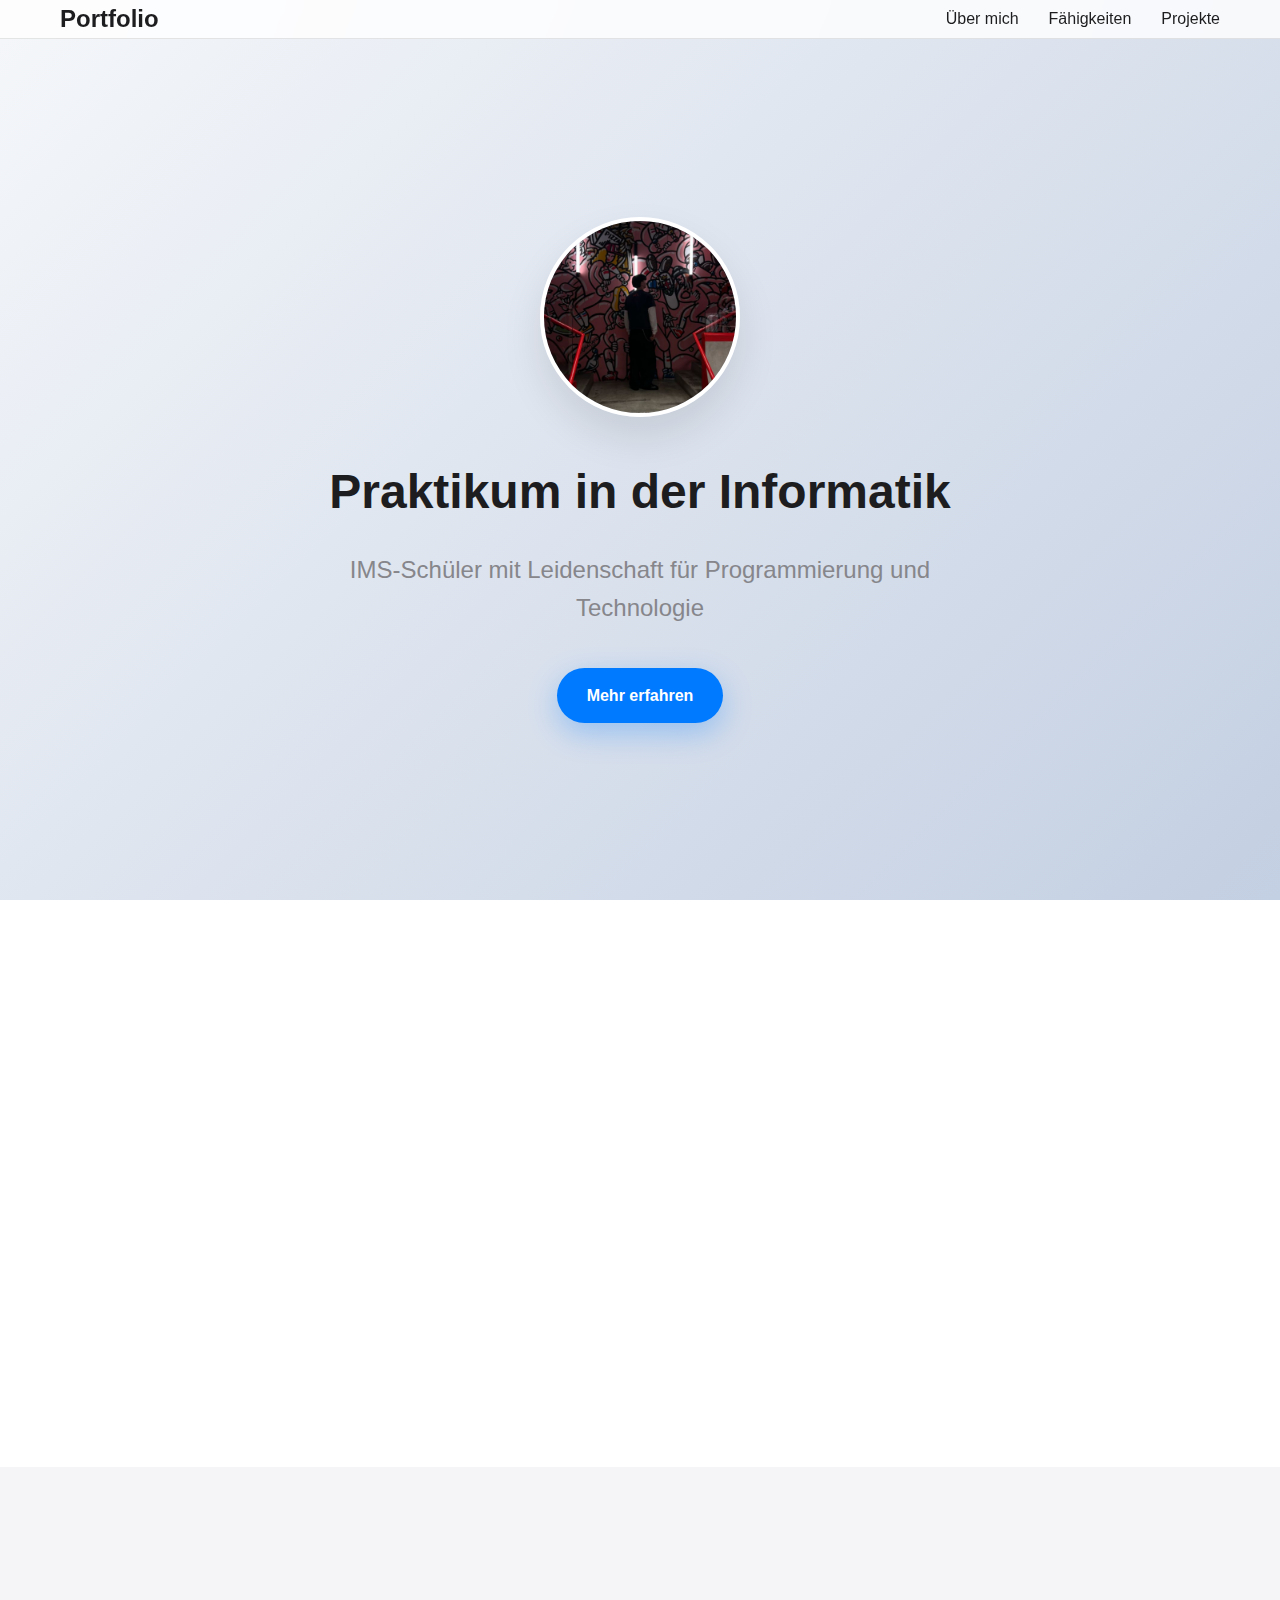
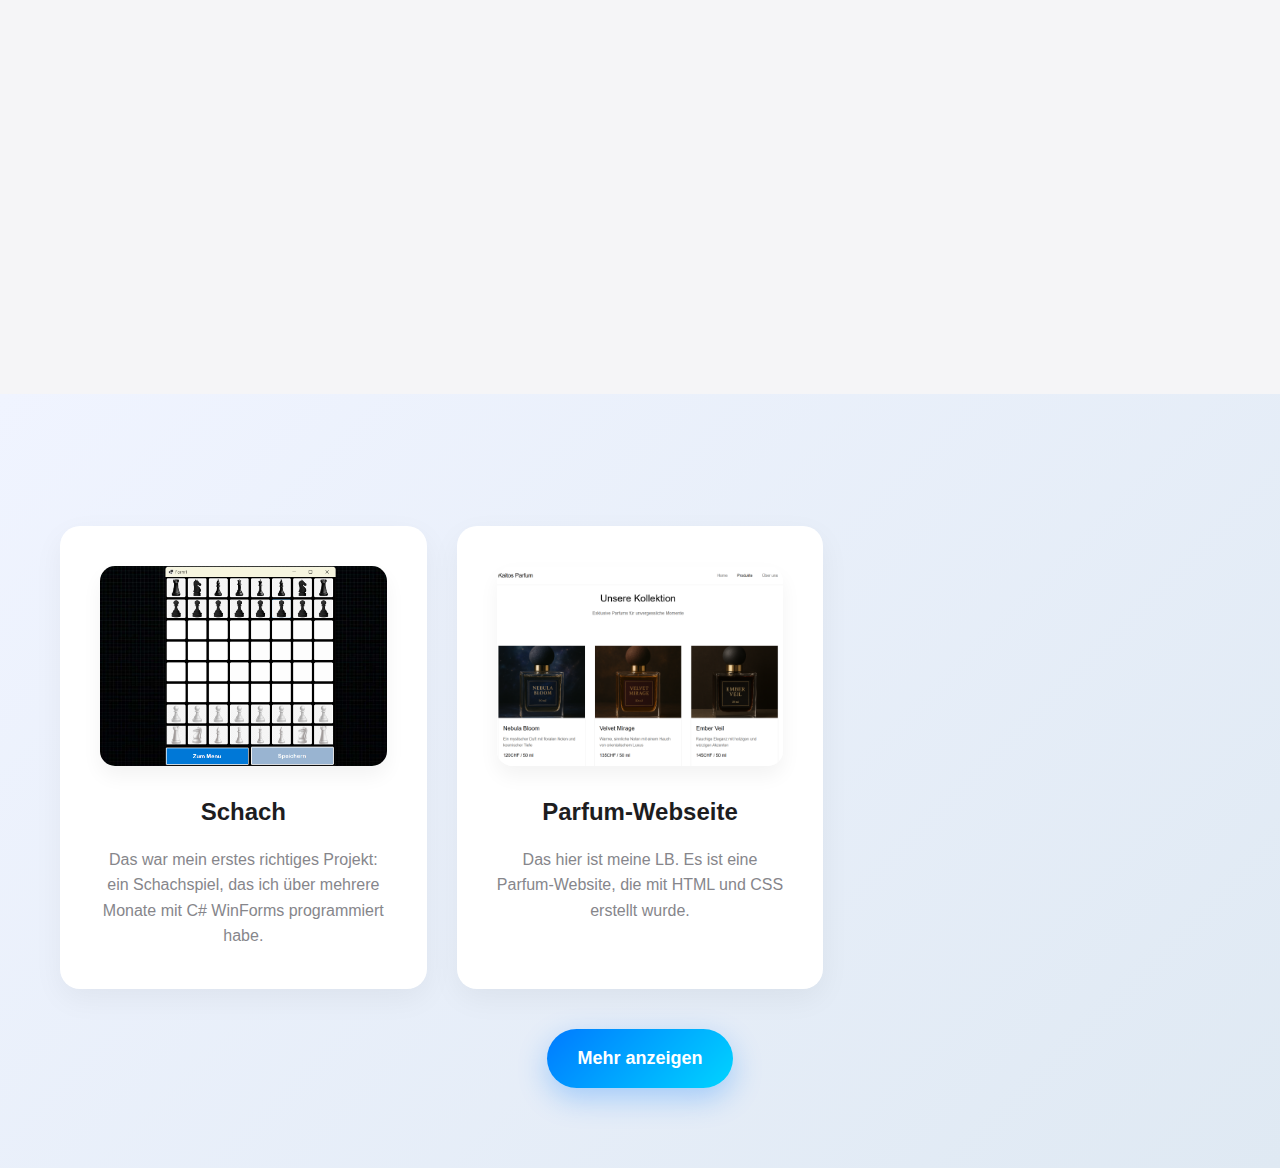
<file: index.html>
<!DOCTYPE html>
<html lang="de">
<head>
    <meta charset="UTF-8" />
    <meta name="viewport" content="width=device-width, initial-scale=1.0"/>
    <title>Praktikum Bewerbung - Informatik</title>
    <link rel="stylesheet" href="styles.css" />
</head>
<body>
    <header>
        <nav class="container">
            <div class="logo">Portfolio</div>
            <ul class="nav-links">
                <li><a href="#about">Über mich</a></li>
                <li><a href="#skills">Fähigkeiten</a></li>
                <li><a href="projekte.html">Projekte</a></li>                
                          
            </ul>
        </nav>
    </header>

    <section class="hero">
        <div class="container">
            <div class="hero-content">
                <img src="Profil.png" alt="Profilbild" class="profile-image" style="width: 200px; height: 200px; border-radius: 50%; object-fit: cover;">
                <h1>Praktikum in der Informatik</h1>
                <p>IMS-Schüler mit Leidenschaft für Programmierung und Technologie</p>
                <a href="#about" class="cta-button">Mehr erfahren</a>
            </div>
        </div>
    </section>

    <section id="about" class="section about">
        <div class="container">
            <h2 class="section-title fade-in">Über mich</h2>
            <div class="about-content">
                <div class="about-text fade-in">
                    <p>Ich bin Schüler an der Informatikmittelschule (IMS) und bringe eine große Leidenschaft für Programmierung und Technologie mit. Mein Ziel ist es, praktische Erfahrungen in einem professionellen Umfeld zu sammeln und meine theoretischen Kenntnisse in realen Projekten anzuwenden.</p>
                    <br>
                    <p>Durch meine schulische Ausbildung und persönliche Projekte habe ich bereits solide Grundlagen in verschiedenen Programmiersprachen entwickelt. Ich bin motiviert, neue Technologien zu erlernen und in einem dynamischen Team zu arbeiten.</p>
                </div>
                <div class="about-stats fade-in">
                    <div class="stat-card">
                        <span class="stat-number">1+</span>
                        <span class="stat-label">Jahre Erfahrung</span>
                    </div>
                    <div class="stat-card">
                        <span class="stat-number">6+</span>
                        <span class="stat-label">Projekte</span>
                    </div>
                    <div class="stat-card">
                        <span class="stat-number">5</span>
                        <span class="stat-label">Programmiersprachen</span>
                    </div>
                    <div class="stat-card">
                        <span class="stat-number">100%</span>
                        <span class="stat-label">Motivation</span>
                    </div>
                </div>
            </div>
        </div>
    </section>

    <section id="skills" class="section skills">
        <div class="container">
            <h2 class="section-title fade-in">Meine Fähigkeiten</h2>
            <div class="skills-grid">
                <div class="skill-card fade-in">
                    <div class="skill-icon">💻</div>
                    <h3 class="skill-title">Programmierung</h3>
                    <p class="skill-description">Praxis in C#, HTML/CSS, SQL, PowerShell und weiteren Sprachen, erworben durch schulische Projekte und eigene Initiative.</p>
                </div>
                <div class="skill-card fade-in">
                    <div class="skill-icon">🌐</div>
                    <h3 class="skill-title">Webentwicklung</h3>
                    <p class="skill-description">Kenntnisse in Frontend- und Backend-Entwicklung, responsive Design und moderne Web-Frameworks.</p>
                </div>
                <div class="skill-card fade-in">
                    <div class="skill-icon">🔧</div>
                    <h3 class="skill-title">Problemlösung</h3>
                    <p class="skill-description">Analytisches Denken und strukturierte Herangehensweise an komplexe technische Herausforderungen.</p>
                </div>
            </div>
        </div>
    </section>

    <section id="projekte" class="section projekt-section">
        <div class="container">
            <h2 class="section-title fade-in">Meine Projekte</h2>
            <div class="skills-grid">
            <!-- Projekt 1 -->
            <div class="skill-card fade-in visible" onclick="window.location.href='schach.html'" style="cursor: pointer;">
                <img src="Schach1.png" alt="Schach Projekt" class="project-image" />
                <h3 class="skill-title">Schach</h3>
                <p class="skill-description">Das war mein erstes richtiges Projekt: ein Schachspiel, das ich über mehrere Monate mit C# WinForms programmiert habe.</p>
            </div>
            <!-- Projekt 2 -->
            <div class="skill-card fade-in visible" onclick="window.open('https://eloquent-toffee-8eff0f.netlify.app/', '_blank')" style="cursor: pointer;">
                <img src="Parum-website.png" alt="Parfum Webseite" class="project-image" />
                <h3 class="skill-title">Parfum-Webseite</h3>
                <p class="skill-description">Das hier ist meine LB. Es ist eine Parfum-Website, die mit HTML und CSS erstellt wurde.</p>
            </div>
            <!-- Projekt 3 -->
            <div class="skill-card fade-in">
                <img src="Cookie.png" alt="Cookie Clicker" class="project-image" />
                <h3 class="skill-title">Cookie Clicker</h3>
                <p class="skill-description">Das ist ein Cookie Clicker Prototyp, den ich in drei Wochen erstellt habe. Es war mein erstes WinForms-Projekt.</p>
            </div>
            </div>

            <!-- Mehr anzeigen Button -->
            <div style="text-align: center; margin-top: 40px;">
            <a href="projekte.html" class="cta-button big-button">Mehr anzeigen</a>
            </div>
        </div>
    </section>

  

    <script>
        
        document.querySelectorAll('a[href^="#"]').forEach(anchor => {
            anchor.addEventListener('click', function (e) {
                e.preventDefault();
                const target = document.querySelector(this.getAttribute('href'));
                if (target) {
                    target.scrollIntoView({
                        behavior: 'smooth',
                        block: 'start'
                    });
                }
            });
        });

        const observerOptions = {
            threshold: 0.1,
            rootMargin: '0px 0px -50px 0px'
        };

        const observer = new IntersectionObserver(function(entries) {
            entries.forEach(entry => {
                if (entry.isIntersecting) {
                    entry.target.classList.add('visible');
                }
            });
        }, observerOptions);

        document.querySelectorAll('.fade-in').forEach(el => {
            observer.observe(el);
        });

        document.querySelector('form').addEventListener('submit', function(e) {
            e.preventDefault();
            alert('Vielen Dank für Ihre Nachricht! Ich werde mich bald bei Ihnen melden.');
            this.reset();
        });

          </script>

<!-- 
**************************************************************
 _   _      _ _        
| | | | ___| | | ___   
| |_| |/ _ \ | |/ _ \  
|  _  |  __/ | | (_) | 
|_| |_|\___|_|_|\___/  
 

Willkommen auf meiner Seite!
Wer das liest ist doof  ಥ_ಥ

- [Kaito]
**************************************************************
-->

</body>
</html>
</file>
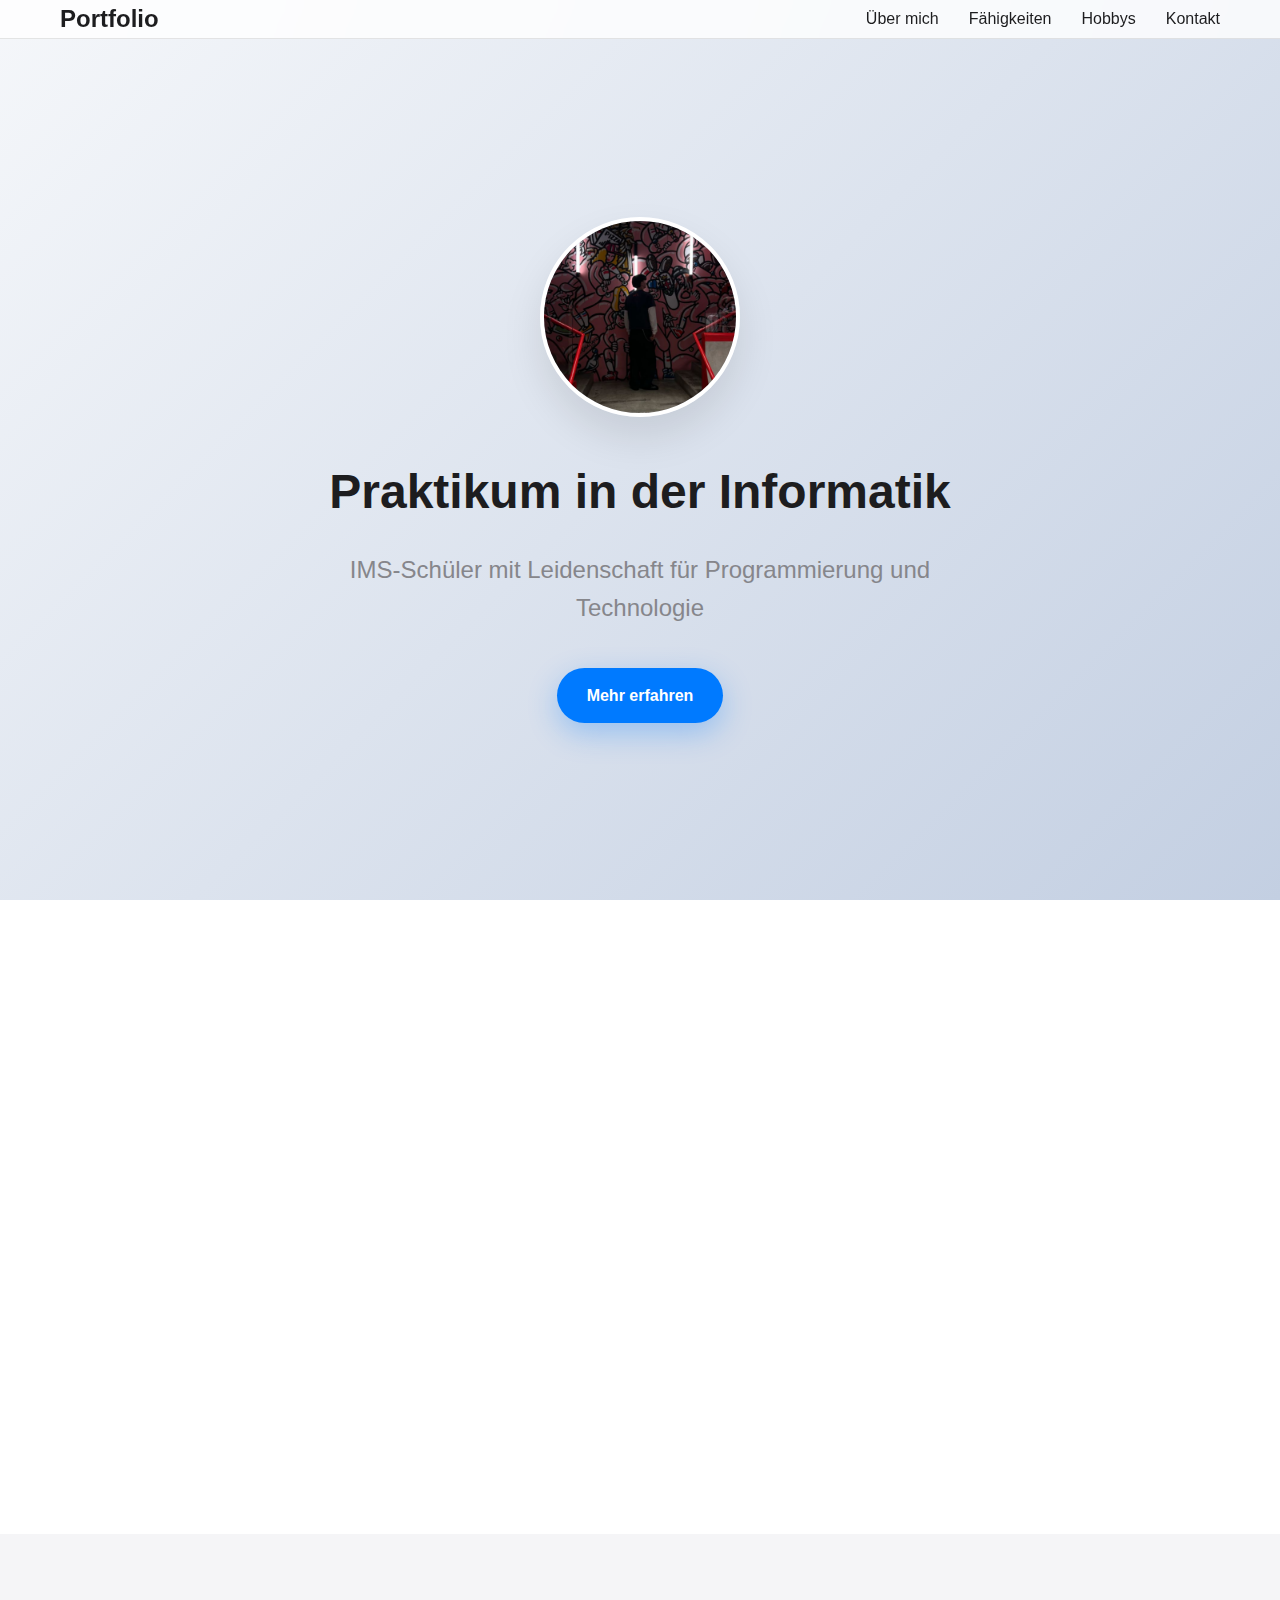
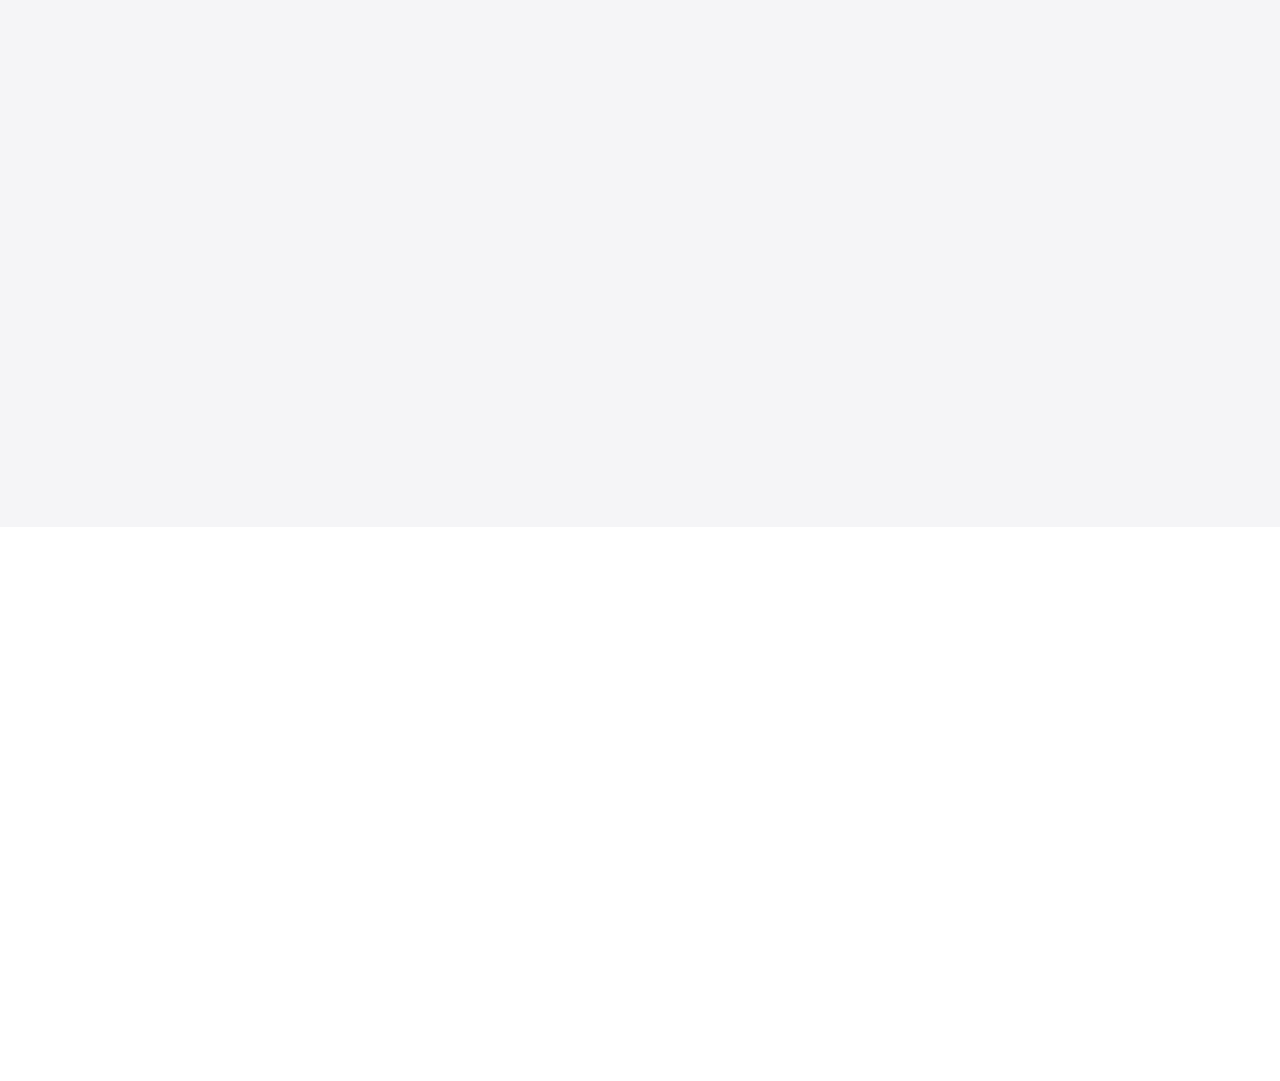
<file: Website/index.html>
<!DOCTYPE html>
<html lang="de">
<head>
    <meta charset="UTF-8" />
    <meta name="viewport" content="width=device-width, initial-scale=1.0"/>
    <title>Praktikum Bewerbung - Informatik</title>
    <link rel="stylesheet" href="Webseite.css" />
</head>
<body>
    <header>
        <nav class="container">
            <div class="logo">Portfolio</div>
            <ul class="nav-links">
                <li><a href="#about">Über mich</a></li>
                <li><a href="#skills">Fähigkeiten</a></li>
                <li><a href="#hobbies">Hobbys</a></li>
                <li><a href="#contact">Kontakt</a></li>
            </ul>
        </nav>
    </header>

    <section class="hero">
        <div class="container">
            <div class="hero-content">
                <img src="Profil.png" alt="Profilbild" class="profile-image" style="width: 200px; height: 200px; border-radius: 50%; object-fit: cover;">
                <h1>Praktikum in der Informatik</h1>
                <p>IMS-Schüler mit Leidenschaft für Programmierung und Technologie</p>
                <a href="#about" class="cta-button">Mehr erfahren</a>
            </div>
        </div>
    </section>

    <section id="about" class="section about">
        <div class="container">
            <h2 class="section-title fade-in">Über mich</h2>
            <div class="about-content">
                <div class="about-text fade-in">
                    <p>Ich bin Schüler an der Informatikmittelschule (IMS) und bringe eine große Leidenschaft für Programmierung und Technologie mit. Mein Ziel ist es, praktische Erfahrungen in einem professionellen Umfeld zu sammeln und meine theoretischen Kenntnisse in realen Projekten anzuwenden.</p>
                    <br>
                    <p>Durch meine schulische Ausbildung und persönliche Projekte habe ich bereits solide Grundlagen in verschiedenen Programmiersprachen entwickelt. Ich bin motiviert, neue Technologien zu erlernen und in einem dynamischen Team zu arbeiten.</p>
                </div>
                <div class="about-stats fade-in">
                    <div class="stat-card">
                        <span class="stat-number">1+</span>
                        <span class="stat-label">Jahre Erfahrung</span>
                    </div>
                    <div class="stat-card">
                        <span class="stat-number">6+</span>
                        <span class="stat-label">Projekte</span>
                    </div>
                    <div class="stat-card">
                        <span class="stat-number">5</span>
                        <span class="stat-label">Programmiersprachen</span>
                    </div>
                    <div class="stat-card">
                        <span class="stat-number">100%</span>
                        <span class="stat-label">Motivation</span>
                    </div>
                </div>
            </div>
        </div>
    </section>

    <section id="skills" class="section skills">
        <div class="container">
            <h2 class="section-title fade-in">Meine Fähigkeiten</h2>
            <div class="skills-grid">
                <div class="skill-card fade-in">
                    <div class="skill-icon">💻</div>
                    <h3 class="skill-title">Programmierung</h3>
                    <p class="skill-description">Praxis in C#, HTML/CSS, SQL, PowerShell und weiteren Sprachen, erworben durch schulische Projekte und eigene Initiative.</p>
                </div>
                <div class="skill-card fade-in">
                    <div class="skill-icon">🌐</div>
                    <h3 class="skill-title">Webentwicklung</h3>
                    <p class="skill-description">Kenntnisse in Frontend- und Backend-Entwicklung, responsive Design und moderne Web-Frameworks.</p>
                </div>
                <div class="skill-card fade-in">
                    <div class="skill-icon">🔧</div>
                    <h3 class="skill-title">Problemlösung</h3>
                    <p class="skill-description">Analytisches Denken und strukturierte Herangehensweise an komplexe technische Herausforderungen.</p>
                </div>
            </div>
        </div>
    </section>

    <section id="hobbies" class="section hobbies">
        <div class="container">
            <h2 class="section-title fade-in">Meine Hobbys</h2>
            <div class="hobbies-grid">
                <div class="hobby-card fade-in">
                    <span class="hobby-icon">🏂</span>
                    <h3 class="hobby-title">Snowboarden</h3>
                    <p>Leidenschaft für den Wintersport und die Berge</p>
                </div>
                <div class="hobby-card fade-in">
                    <span class="hobby-icon">💪</span>
                    <h3 class="hobby-title">Fitness</h3>
                    <p>Regelmäßiges Training für körperliche und mentale Stärke</p>
                </div>
                <div class="hobby-card fade-in">
                    <span class="hobby-icon">⌨️</span>
                    <h3 class="hobby-title">Programmieren</h3>
                    <p>Kontinuierliche Weiterbildung in neuen Technologien</p>
                </div>
            </div>
        </div>
    </section>

  

    <script>
        // Smooth scrolling for navigation links
        document.querySelectorAll('a[href^="#"]').forEach(anchor => {
            anchor.addEventListener('click', function (e) {
                e.preventDefault();
                const target = document.querySelector(this.getAttribute('href'));
                if (target) {
                    target.scrollIntoView({
                        behavior: 'smooth',
                        block: 'start'
                    });
                }
            });
        });

        // Fade in animation on scroll
        const observerOptions = {
            threshold: 0.1,
            rootMargin: '0px 0px -50px 0px'
        };

        const observer = new IntersectionObserver(function(entries) {
            entries.forEach(entry => {
                if (entry.isIntersecting) {
                    entry.target.classList.add('visible');
                }
            });
        }, observerOptions);

        document.querySelectorAll('.fade-in').forEach(el => {
            observer.observe(el);
        });

        // Form submission
        document.querySelector('form').addEventListener('submit', function(e) {
            e.preventDefault();
            alert('Vielen Dank für Ihre Nachricht! Ich werde mich bald bei Ihnen melden.');
            this.reset();
        });
    </script>
</body>
</html>
</file>
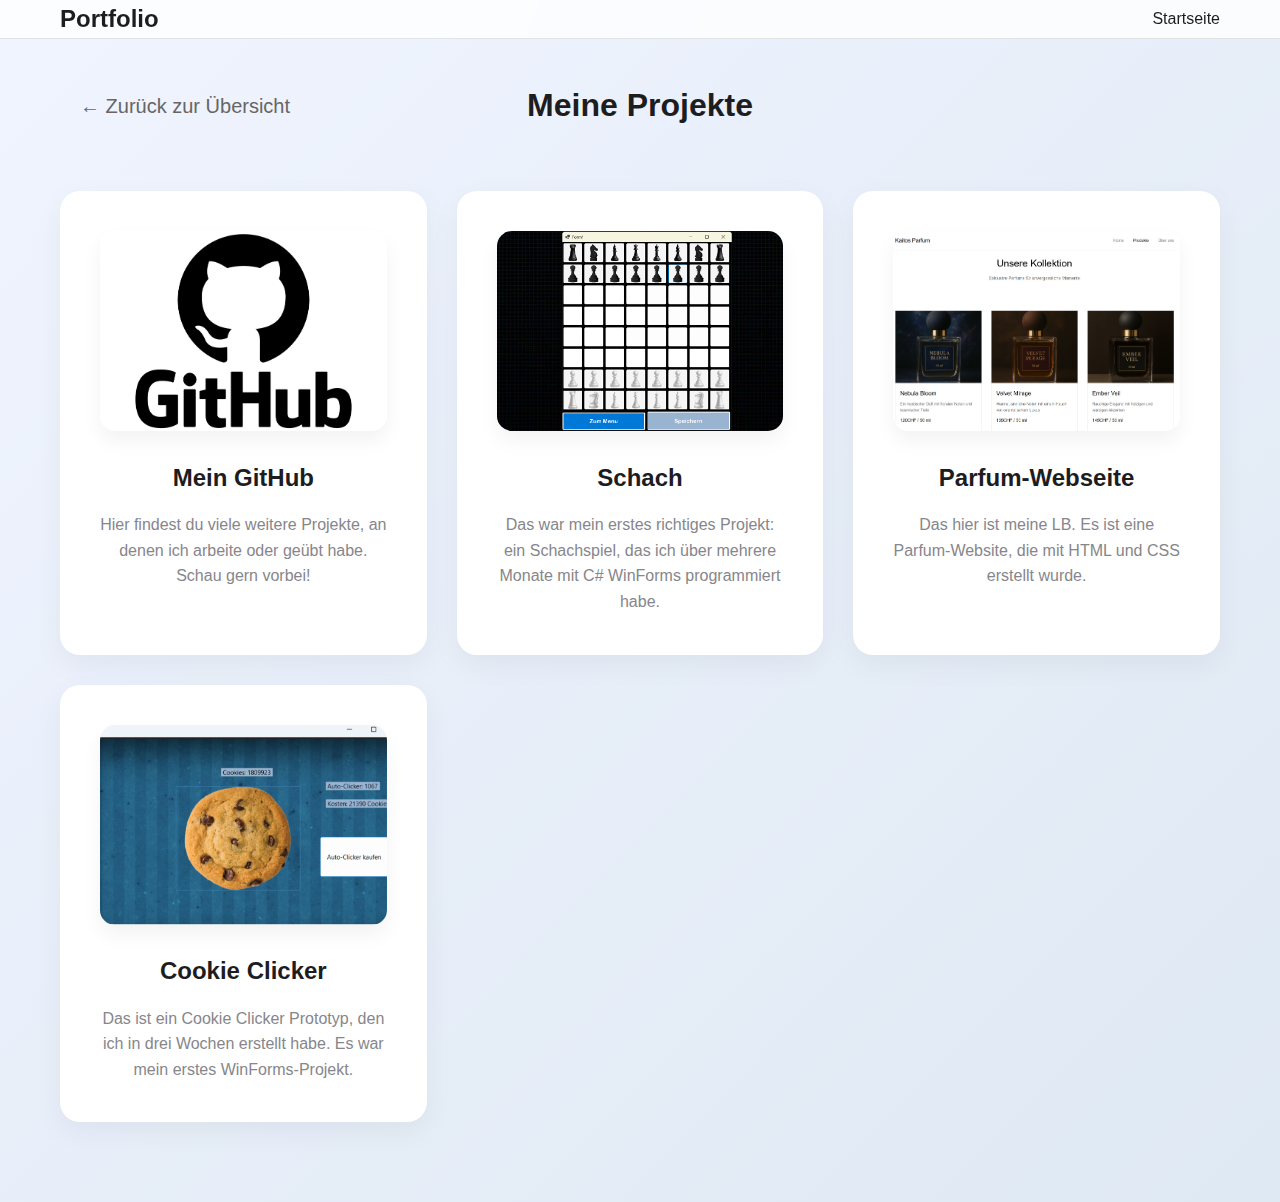
<file: projekte.html>
<!DOCTYPE html>
<html lang="de">
<head>
    <meta charset="UTF-8" />
    <meta name="viewport" content="width=device-width, initial-scale=1.0"/>
    <title>Meine Projekte</title>
    <link rel="stylesheet" href="styles.css" />
</head>
<body>
    <header>
        <nav class="container">
            <div class="logo">Portfolio</div>
            <ul class="nav-links">
                <li><a href="index.html">Startseite</a></li>
            </ul>
        </nav>
    </header>

    <main>
        <section class="section projekt-section">
            <div class="container">
               <div class="section-header">
                    <div class="left">
                        <a href="index.html" class="back-link">← Zurück zur Übersicht</a>
                    </div>
                    <div class="center">
                        <h2 class="section-title">Meine Projekte</h2>
                    </div>
                    <div class="right"></div> 
                </div>

                <div class="skills-grid">

                    <div class="skill-card fade-in visible" onclick="window.open('https://github.com/KitoSpammsL2', '_blank')"
                        style="cursor: pointer;">
                        <img src="GitHub-Logo.png" alt="GitHub" class="project-image" />
                        <h3 class="skill-title">Mein GitHub</h3>
                        <p class="skill-description">Hier findest du viele weitere Projekte, an denen ich arbeite oder geübt habe. Schau gern vorbei!</p>
                    </div>
                    <!-- Projekt 1 -->
                    <div class="skill-card fade-in visible" onclick="window.location.href='schach.html'" style="cursor: pointer;">
                        <img src="Schach1.png" alt="Schach Projekt" class="project-image" />
                        <h3 class="skill-title">Schach</h3>
                        <p class="skill-description">Das war mein erstes richtiges Projekt: ein Schachspiel, das ich über mehrere Monate mit C# WinForms programmiert habe.</p>
                    </div>


                    <!-- Projekt 2 -->
                    <div class="skill-card fade-in visible" onclick="window.open('https://eloquent-toffee-8eff0f.netlify.app/', '_blank')" style="cursor: pointer;">
                        <img src="Parum-website.png" alt="Parfum Webseite" class="project-image" />
                        <h3 class="skill-title">Parfum-Webseite</h3>
                        <p class="skill-description">Das hier ist meine LB. Es ist eine Parfum-Website, die mit HTML und CSS erstellt wurde.</p>
                    </div>

                    <!-- Projekt 3 -->
                    <div class="skill-card fade-in visible">
                        <img src="Cookie.png" alt="Cookie Clicker" class="project-image" />
                        <h3 class="skill-title">Cookie Clicker</h3>
                        <p class="skill-description">Das ist ein Cookie Clicker Prototyp, den ich in drei Wochen erstellt habe. Es war mein erstes WinForms-Projekt.</p>
                    </div>
                </div>

               
            </div>
        </section>
    </main>
</body>
</html>
</file>
<file: styles.css>
* {
    margin: 0;
    padding: 0;
    box-sizing: border-box;
}

 
        * {
            margin: 0;
            padding: 0;
            box-sizing: border-box;
        }

        body {
            font-family: -apple-system, BlinkMacSystemFont, 'Segoe UI', Roboto, Helvetica, Arial, sans-serif;
            line-height: 1.6;
            color: #1d1d1f;
            background: #fff;
            overflow-x: hidden;
        }

        .container {
            max-width: 1200px;
            margin: 0 auto;
            padding: 0 20px;
        }

        /* Header */
        header {
            background: rgba(255, 255, 255, 0.8);
            backdrop-filter: blur(20px);
            position: fixed;
            top: 0;
            width: 100%;
            z-index: 1000;
            border-bottom: 1px solid rgba(0, 0, 0, 0.1);
        }

        nav {
            display: flex;
            justify-content: space-between;
            align-items: center;
            padding: 15px 0;
        }

        .logo {
            font-size: 24px;
            font-weight: 600;
            color: #1d1d1f;
        }

        .nav-links {
            display: flex;
            list-style: none;
            gap: 30px;
        }

        .nav-links a {
            text-decoration: none;
            color: #1d1d1f;
            font-weight: 400;
            transition: color 0.3s ease;
        }

        .nav-links a:hover {
            color: #007aff;
        }

        .hero {
            padding: 120px 0 80px;
            text-align: center;
            background: linear-gradient(135deg, #f5f7fa 0%, #c3cfe2 100%);
            min-height: 100vh;
            display: flex;
            align-items: center;
        }

        .hero-content {
            animation: fadeInUp 1s ease-out;
        }

        .profile-image {
            width: 200px;
            height: 200px;
            border-radius: 50%;
            margin: 0 auto 30px;
            object-fit: cover;
            border: 4px solid #fff;
            box-shadow: 0 20px 40px rgba(0, 0, 0, 0.1);
            transition: transform 0.3s ease;
        }

        .profile-image:hover {
            transform: scale(1.05);
        }

        .hero h1 {
            font-size: 48px;
            font-weight: 700;
            margin-bottom: 20px;
            color: #1d1d1f;
        }

        .hero p {
            font-size: 24px;
            color: #86868b;
            margin-bottom: 40px;
            max-width: 600px;
            margin-left: auto;
            margin-right: auto;
        }

        .cta-button {
            display: inline-block;
            background: #007aff;
            color: white;
            padding: 15px 30px;
            border-radius: 50px;
            text-decoration: none;
            font-weight: 600;
            transition: all 0.3s ease;
            box-shadow: 0 10px 30px rgba(0, 122, 255, 0.3);
        }

        .cta-button:hover {
            background: #0056d3;
            transform: translateY(-2px);
            box-shadow: 0 15px 40px rgba(0, 122, 255, 0.4);
        }

        .section {
            padding: 80px 0;
        }

        .section-title {
            font-size: 36px;
            font-weight: 700;
            text-align: center;
            margin-bottom: 60px;
            color: #1d1d1f;
        }

        .about {
            background: #fff;
        }

        .about-content {
            display: grid;
            grid-template-columns: 1fr 1fr;
            gap: 60px;
            align-items: center;
        }

        .about-text {
            font-size: 18px;
            line-height: 1.8;
            color: #515154;
        }

        .about-stats {
            display: grid;
            grid-template-columns: repeat(2, 1fr);
            gap: 30px;
        }

        .stat-card {
            text-align: center;
            padding: 30px;
            background: #f5f5f7;
            border-radius: 20px;
            transition: transform 0.3s ease;
        }

        .stat-card:hover {
            transform: translateY(-5px);
        }

        .stat-number {
            font-size: 36px;
            font-weight: 700;
            color: #007aff;
            display: block;
        }

        .stat-label {
            font-size: 16px;
            color: #86868b;
            font-weight: 500;
        }

        .skills {
            background: #f5f5f7;
        }

        .skills-grid {
            display: grid;
            grid-template-columns: repeat(auto-fit, minmax(300px, 1fr));
            gap: 30px;
        }

        .skill-card {
            background: white;
            padding: 40px;
            border-radius: 20px;
            text-align: center;
            box-shadow: 0 10px 30px rgba(0, 0, 0, 0.05);
            transition: all 0.3s ease;
        }

        .skill-card:hover {
            transform: translateY(-10px);
            box-shadow: 0 20px 50px rgba(0, 0, 0, 0.1);
        }

        .skill-icon {
            width: 60px;
            height: 60px;
            background: linear-gradient(135deg, #007aff, #00d4ff);
            border-radius: 15px;
            display: flex;
            align-items: center;
            justify-content: center;
            margin: 0 auto 20px;
            font-size: 24px;
            color: white;
        }

        .skill-title {
            font-size: 24px;
            font-weight: 600;
            margin-bottom: 15px;
            color: #1d1d1f;
        }

        .skill-description {
            color: #86868b;
            line-height: 1.6;
        }

        .hobbies {
            background: #fff;
        }

        .hobbies-grid {
            display: grid;
            grid-template-columns: repeat(3, 1fr);
            gap: 30px;
        }

        .hobby-card {
            text-align: center;
            padding: 40px 20px;
            border-radius: 20px;
            background: linear-gradient(135deg, #000000 0%, #838889 100%);
            color: white;
            transition: transform 0.3s ease;
        }

        .hobby-card:hover {
            transform: scale(1.05);
        }

        .hobby-card:nth-child(2) {
            background: linear-gradient(135deg, #000000 0%, #838889 100%);
        }

        .hobby-card:nth-child(3) {
            background: linear-gradient(135deg, #000000 0%, #838889 100%);
        }

        .hobby-icon {
            font-size: 48px;
            margin-bottom: 20px;
            display: block;
        }

        .hobby-title {
            font-size: 24px;
            font-weight: 600;
            margin-bottom: 10px;
        }      

        .form-group {
            margin-bottom: 30px;
            text-align: left;
        }

        .form-group label {
            display: block;
            margin-bottom: 10px;
            font-weight: 500;
        }

        .form-group input,
        .form-group textarea {
            width: 100%;
            padding: 15px;
            border: none;
            border-radius: 10px;
            background: rgba(255, 255, 255, 0.1);
            color: white;
            font-size: 16px;
        }

        .form-group input::placeholder,
        .form-group textarea::placeholder {
            color: rgba(255, 255, 255, 0.6);
        }

        .submit-btn {
            background: #007aff;
            color: white;
            padding: 15px 40px;
            border: none;
            border-radius: 50px;
            font-size: 16px;
            font-weight: 600;
            cursor: pointer;
            transition: all 0.3s ease;
        }

        .project-image {
            width: 100%;
            height: 200px;
            object-fit: cover;
            border-radius: 15px;
            margin-bottom: 20px;
            box-shadow: 0 10px 20px rgba(0, 0, 0, 0.05);
        }


        .projekt-section {
           background: linear-gradient(135deg, #f0f4ff, #dfe9f3); /* sanftes Blau als Beispiel */
        }


        .submit-btn:hover {
            background: #0056d3;
            transform: translateY(-2px);
        }

        @keyframes fadeInUp {
            from {
                opacity: 0;
                transform: translateY(30px);
            }
            to {
                opacity: 1;
                transform: translateY(0);
            }
        }

        .fade-in {
            opacity: 0;
            transform: translateY(30px);
            transition: all 0.6s ease;
        }

        .fade-in.visible {
            opacity: 1;
            transform: translateY(0);
        }

        @media (max-width: 768px) {
            .hero h1 {
                font-size: 36px;
            }

            .hero p {
                font-size: 18px;
            }

            .about-content {
                grid-template-columns: 1fr;
                gap: 40px;
            }

            .skills-grid,
            .hobbies-grid {
                grid-template-columns: 1fr;
            }

            .nav-links {
                display: none;
            }
        }
.projekt-section {
    background: linear-gradient(135deg, #f0f4ff, #dfe9f3);
}

.project-image {
    width: 100%;
    height: 200px;
    object-fit: cover;
    border-radius: 15px;
    margin-bottom: 20px;
    box-shadow: 0 10px 20px rgba(0, 0, 0, 0.05);
}

.big-button {
    font-size: 18px;
    padding: 15px 30px;
    background: linear-gradient(135deg, #007aff, #00d4ff);
    color: white;
    border-radius: 50px;
    text-decoration: none;
    font-weight: 600;
    box-shadow: 0 10px 30px rgba(0, 122, 255, 0.3);
    transition: all 0.3s ease;
    display: inline-block;
}

.big-button:hover {
    background: linear-gradient(135deg, #0056d3, #00aaff);
    transform: scale(1.05);
}

.back-link {
    display: inline-block;
    color: #666;
    text-decoration: none;
    margin-bottom: 0px;
    font-size: 20px;
    transition: color 0.3s ease;
}

.back-link:hover {
    color: #000;
}

.section-header {
    display: flex;
    justify-content: space-between;
    align-items: center;
    margin-bottom: 60px;
    padding: 0 20px;
}

.section-header .left,
.section-header .right {
    width: 25%;
    text-align: left;
}

.section-header .center {
    width: 50%;
    text-align: center;
}

.section-title {
    font-size: 36px;
    font-weight: 700;
    color: #1d1d1f;
    margin: 0;
}

.section-title {
    font-size: 32px;
    font-weight: 700;
    text-align: center;
    flex: 1;
}



.gallery-item p {
    margin-top: 10px;
    color: #555;
}

.project-description {
    flex: 2;
    font-size: 18px;
    color: #515154;
    line-height: 1.6;
}

/* Responsive Design */
@media (max-width: 768px) {
    .section-header {
        flex-direction: column;
        align-items: flex-start;
        gap: 10px;
    }

    .section-title {
        text-align: left;
    }

    .project-layout {
        flex-direction: column;
    }
}
.project-layout {
  display: flex;
  gap: 40px;
  margin-top: 40px;
  flex-wrap: wrap;
}

.project-gallery {
  flex: 1;
  display: flex;
  flex-direction: column;
  gap: 20px;
}

.gallery-item {
  text-align: center;
}

.gallery-image {
  width: 100%;
  max-width: 300px;
  border-radius: 15px;
  box-shadow: 0 10px 20px rgba(0, 0, 0, 0.05);
  object-fit: cover;
}

.gallery-image1 {
  width: 150%;
  max-width: 400px;
  border-radius: 15px;
  box-shadow: 0 10px 20px rgba(0, 0, 0, 0.05);
  object-fit: cover;
}


.gallery-image2 {
  width: 100%;
  max-width: 300px;
  border-radius: 15px;
  box-shadow: 0 10px 20px rgba(0, 0, 0, 0.05);
  object-fit: cover;
}



.project-description {
  flex: 2;
  font-size: 18px;
  color: #515154;
  line-height: 1.6;
}
.chess-gallery-row {
  display: flex;
  justify-content: center;
  gap: 30px;
  flex-wrap: wrap;
  margin-top: 40px;
  margin-bottom: 40px;
}

.gallery-item {
  max-width: 300px;
  text-align: center;
}

.gallery-image {
  width: 100%;
  border-radius: 12px;
  box-shadow: 0 10px 25px rgba(0, 0, 0, 0.1);
  object-fit: cover;
}

.gallery-item p {
  margin-top: 10px;
  color: #444;
  font-size: 15px;
}

.project-description.center-text {
  max-width: 800px;
  margin: 0 auto;
  text-align: center;
  color: #333;
}

.project-description h1 {
  font-size: 28px;
  margin-bottom: 20px;
}
</file>
<file: Website/Webseite.css>
* {
    margin: 0;
    padding: 0;
    box-sizing: border-box;
}

 
        * {
            margin: 0;
            padding: 0;
            box-sizing: border-box;
        }

        body {
            font-family: -apple-system, BlinkMacSystemFont, 'Segoe UI', Roboto, Helvetica, Arial, sans-serif;
            line-height: 1.6;
            color: #1d1d1f;
            background: #fff;
            overflow-x: hidden;
        }

        .container {
            max-width: 1200px;
            margin: 0 auto;
            padding: 0 20px;
        }

        /* Header */
        header {
            background: rgba(255, 255, 255, 0.8);
            backdrop-filter: blur(20px);
            position: fixed;
            top: 0;
            width: 100%;
            z-index: 1000;
            border-bottom: 1px solid rgba(0, 0, 0, 0.1);
        }

        nav {
            display: flex;
            justify-content: space-between;
            align-items: center;
            padding: 15px 0;
        }

        .logo {
            font-size: 24px;
            font-weight: 600;
            color: #1d1d1f;
        }

        .nav-links {
            display: flex;
            list-style: none;
            gap: 30px;
        }

        .nav-links a {
            text-decoration: none;
            color: #1d1d1f;
            font-weight: 400;
            transition: color 0.3s ease;
        }

        .nav-links a:hover {
            color: #007aff;
        }

        .hero {
            padding: 120px 0 80px;
            text-align: center;
            background: linear-gradient(135deg, #f5f7fa 0%, #c3cfe2 100%);
            min-height: 100vh;
            display: flex;
            align-items: center;
        }

        .hero-content {
            animation: fadeInUp 1s ease-out;
        }

        .profile-image {
            width: 200px;
            height: 200px;
            border-radius: 50%;
            margin: 0 auto 30px;
            object-fit: cover;
            border: 4px solid #fff;
            box-shadow: 0 20px 40px rgba(0, 0, 0, 0.1);
            transition: transform 0.3s ease;
        }

        .profile-image:hover {
            transform: scale(1.05);
        }

        .hero h1 {
            font-size: 48px;
            font-weight: 700;
            margin-bottom: 20px;
            color: #1d1d1f;
        }

        .hero p {
            font-size: 24px;
            color: #86868b;
            margin-bottom: 40px;
            max-width: 600px;
            margin-left: auto;
            margin-right: auto;
        }

        .cta-button {
            display: inline-block;
            background: #007aff;
            color: white;
            padding: 15px 30px;
            border-radius: 50px;
            text-decoration: none;
            font-weight: 600;
            transition: all 0.3s ease;
            box-shadow: 0 10px 30px rgba(0, 122, 255, 0.3);
        }

        .cta-button:hover {
            background: #0056d3;
            transform: translateY(-2px);
            box-shadow: 0 15px 40px rgba(0, 122, 255, 0.4);
        }

        .section {
            padding: 80px 0;
        }

        .section-title {
            font-size: 36px;
            font-weight: 700;
            text-align: center;
            margin-bottom: 60px;
            color: #1d1d1f;
        }

        .about {
            background: #fff;
        }

        .about-content {
            display: grid;
            grid-template-columns: 1fr 1fr;
            gap: 60px;
            align-items: center;
        }

        .about-text {
            font-size: 18px;
            line-height: 1.8;
            color: #515154;
        }

        .about-stats {
            display: grid;
            grid-template-columns: repeat(2, 1fr);
            gap: 30px;
        }

        .stat-card {
            text-align: center;
            padding: 30px;
            background: #f5f5f7;
            border-radius: 20px;
            transition: transform 0.3s ease;
        }

        .stat-card:hover {
            transform: translateY(-5px);
        }

        .stat-number {
            font-size: 36px;
            font-weight: 700;
            color: #007aff;
            display: block;
        }

        .stat-label {
            font-size: 16px;
            color: #86868b;
            font-weight: 500;
        }

        .skills {
            background: #f5f5f7;
        }

        .skills-grid {
            display: grid;
            grid-template-columns: repeat(auto-fit, minmax(300px, 1fr));
            gap: 30px;
        }

        .skill-card {
            background: white;
            padding: 40px;
            border-radius: 20px;
            text-align: center;
            box-shadow: 0 10px 30px rgba(0, 0, 0, 0.05);
            transition: all 0.3s ease;
        }

        .skill-card:hover {
            transform: translateY(-10px);
            box-shadow: 0 20px 50px rgba(0, 0, 0, 0.1);
        }

        .skill-icon {
            width: 60px;
            height: 60px;
            background: linear-gradient(135deg, #007aff, #00d4ff);
            border-radius: 15px;
            display: flex;
            align-items: center;
            justify-content: center;
            margin: 0 auto 20px;
            font-size: 24px;
            color: white;
        }

        .skill-title {
            font-size: 24px;
            font-weight: 600;
            margin-bottom: 15px;
            color: #1d1d1f;
        }

        .skill-description {
            color: #86868b;
            line-height: 1.6;
        }

        .hobbies {
            background: #fff;
        }

        .hobbies-grid {
            display: grid;
            grid-template-columns: repeat(3, 1fr);
            gap: 30px;
        }

        .hobby-card {
            text-align: center;
            padding: 40px 20px;
            border-radius: 20px;
            background: linear-gradient(135deg, #000000 0%, #838889 100%);
            color: white;
            transition: transform 0.3s ease;
        }

        .hobby-card:hover {
            transform: scale(1.05);
        }

        .hobby-card:nth-child(2) {
            background: linear-gradient(135deg, #000000 0%, #838889 100%);
        }

        .hobby-card:nth-child(3) {
            background: linear-gradient(135deg, #000000 0%, #838889 100%);
        }

        .hobby-icon {
            font-size: 48px;
            margin-bottom: 20px;
            display: block;
        }

        .hobby-title {
            font-size: 24px;
            font-weight: 600;
            margin-bottom: 10px;
        }      

        .form-group {
            margin-bottom: 30px;
            text-align: left;
        }

        .form-group label {
            display: block;
            margin-bottom: 10px;
            font-weight: 500;
        }

        .form-group input,
        .form-group textarea {
            width: 100%;
            padding: 15px;
            border: none;
            border-radius: 10px;
            background: rgba(255, 255, 255, 0.1);
            color: white;
            font-size: 16px;
        }

        .form-group input::placeholder,
        .form-group textarea::placeholder {
            color: rgba(255, 255, 255, 0.6);
        }

        .submit-btn {
            background: #007aff;
            color: white;
            padding: 15px 40px;
            border: none;
            border-radius: 50px;
            font-size: 16px;
            font-weight: 600;
            cursor: pointer;
            transition: all 0.3s ease;
        }

        .submit-btn:hover {
            background: #0056d3;
            transform: translateY(-2px);
        }

        @keyframes fadeInUp {
            from {
                opacity: 0;
                transform: translateY(30px);
            }
            to {
                opacity: 1;
                transform: translateY(0);
            }
        }

        .fade-in {
            opacity: 0;
            transform: translateY(30px);
            transition: all 0.6s ease;
        }

        .fade-in.visible {
            opacity: 1;
            transform: translateY(0);
        }

        @media (max-width: 768px) {
            .hero h1 {
                font-size: 36px;
            }

            .hero p {
                font-size: 18px;
            }

            .about-content {
                grid-template-columns: 1fr;
                gap: 40px;
            }

            .skills-grid,
            .hobbies-grid {
                grid-template-columns: 1fr;
            }

            .nav-links {
                display: none;
            }
        }
</file>
